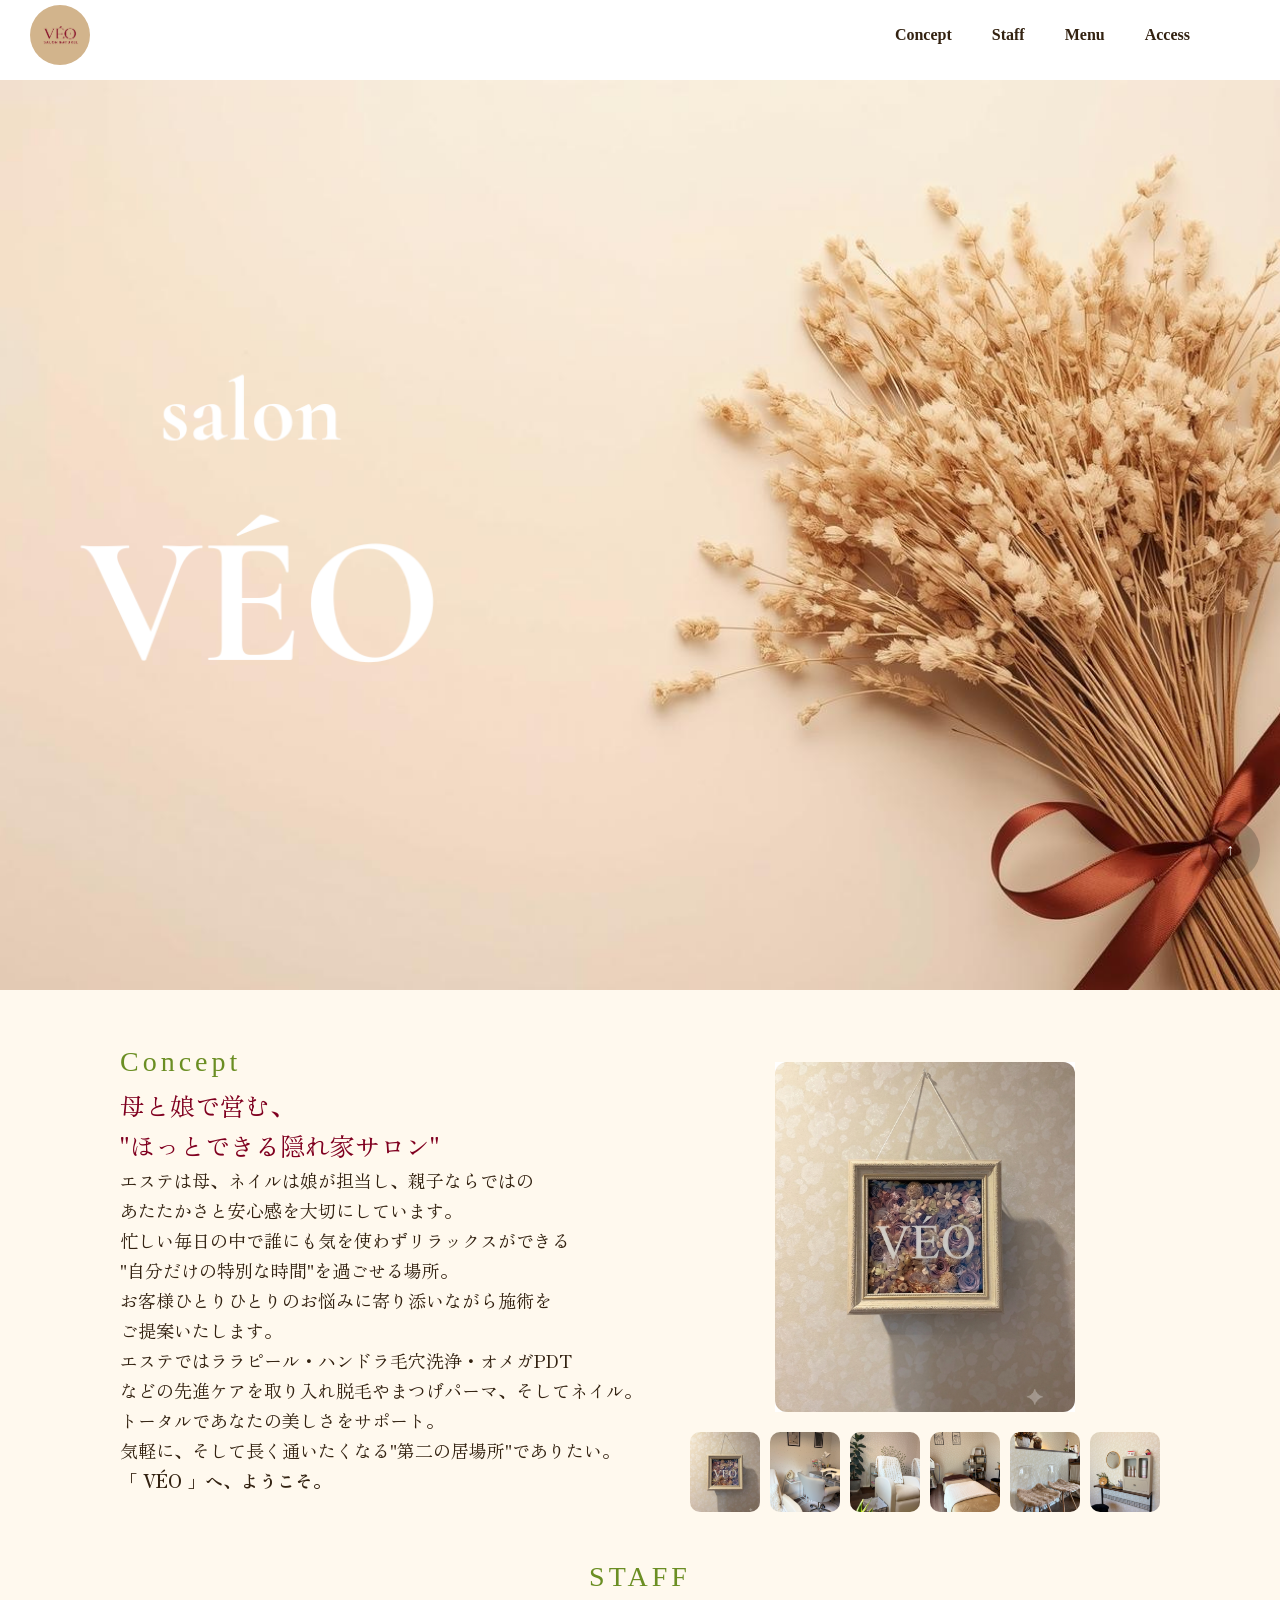
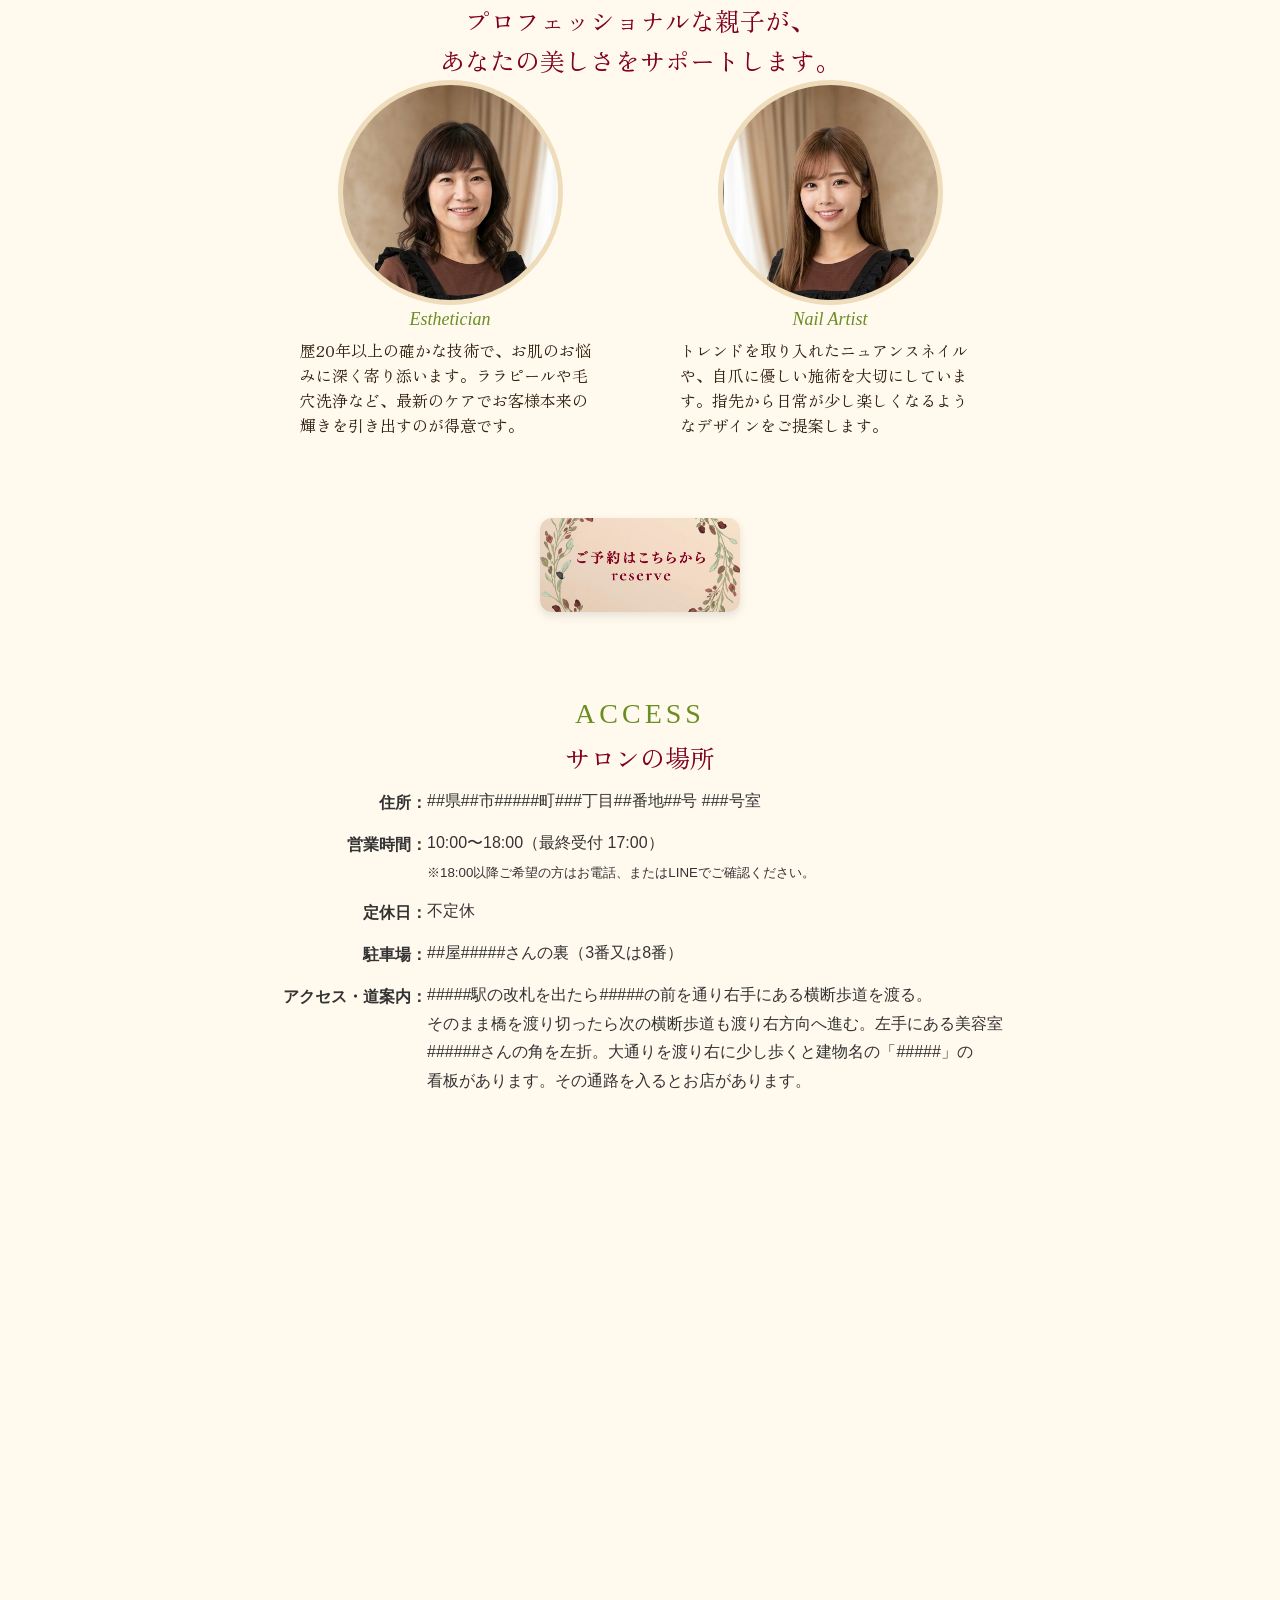
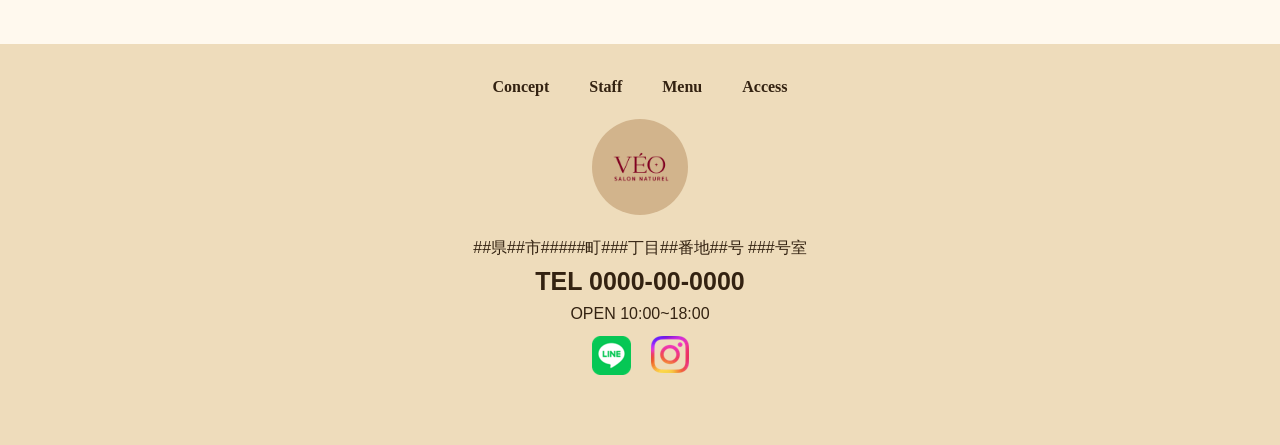
<file: index.html>
<!DOCTYPE html>
<html>
    <head>
        <meta charset="utf-8">
        <title>slon ÁZU｜瀬戸市のネイル＆エステ</title>
        <meta name="description" content="瀬戸市の親子で営むネイル＆エステサロン『サロンÁZU（アズ）』。完全予約制のアットホームな空間で、丁寧な定額ネイルと本格エステをお届けします。">
        <meta name="viewport" content="width=device-width, inital-scale=1">
        <link rel="stylesheet" href="css/style.css">
        <link rel="icon" href="img/favicon.png">
        <!-- ここからフォントのリンク -->
         <link rel="preconnect" href="https://fonts.googleapis.com">
         <link rel="preconnect" href="https://fonts.gstatic.com" crossorigin>
         <link href="https://fonts.googleapis.com/css2?family=Kiwi+Maru&family=M+PLUS+2:wght@100..900&display=swap" rel="stylesheet">
         <link rel="preconnect" href="https://fonts.googleapis.com">
         <link rel="preconnect" href="https://fonts.gstatic.com" crossorigin>
         <link href="https://fonts.googleapis.com/css2?family=Archivo+Black&family=Pacifico&display=swap" rel="stylesheet">
         <link rel="preconnect" href="https://fonts.googleapis.com">         
         <link rel="preconnect" href="https://fonts.gstatic.com" crossorigin>
         <link href="https://fonts.googleapis.com/css2?family=Zen+Kaku+Gothic+New&display=swap" rel="stylesheet">
         <link rel="preconnect" href="https://fonts.googleapis.com">
         <link rel="preconnect" href="https://fonts.gstatic.com" crossorigin>
         <link href="https://fonts.googleapis.com/css2?family=Zen+Old+Mincho&display=swap" rel="stylesheet">         

         <!-- ここまで -->
    </head>

<body>
    <header class="header">

    <!--ここからハンバーガーメニュー-->
    <div class="hamburger-menu">
        <input type="checkbox" id="menu-btn-check"  class="input-hidden">
        <label for="menu-btn-check" class="menu-btn">
        <span></span>
        </label>
    <!--ここからメニュー-->
      <div class="menu-content">
          <ul>
              <li><a href="#concept">Concept</a></li>
              <li><a href="#staff">Staff</a></li>   
              <li><a href="#">Menu</a></li>
              <li><a href="#access">Access</a></li>
          </ul>
      </div>
        <!--ここまでがメニュー-->
    </div>
    <!--ここまでハンバーガーメニュー-->    

    <div class="header-inner">
        <div class="header-logo2">
          <div class="header-logo">
              <a  href="index.html">
                <img src="img/logo.png" alt="aqarium">
              </a>
            <button class="toggle-menu-button"></button>
          </div>  
        </div>
        <div class="header-site-menu">
            <nav class="site-menu">
                <ul>
                    <li><a href="#concept">Concept</a></li>
                    <li><a href="#staff">Staff</a></li>   
                    <li><a href="#">Menu</a></li>
                    <li><a href="#access">Access</a></li>
                </ul>
            </nav>            
        </div>
    </div>     
</header>

<main class="main">
    <div class="first-view">
    
    </div>
<div class="lead-text">
    <div class="concept-inner">
        <div id="concept"class="pc-lead-text">
            <span class="concept-label">Concept</span>
            <h2 class="concept-title">母と娘で営む、<br>"ほっとできる隠れ家サロン"</h2>
            
            <p class="concept-body">
                エステは母、ネイルは娘が担当し、親子ならではの<br>
                あたたかさと安心感を大切にしています。<br>
                忙しい毎日の中で誰にも気を使わずリラックスができる<br>
                "自分だけの特別な時間"を過ごせる場所。<br>
                お客様ひとりひとりのお悩みに寄り添いながら施術を<br>
                ご提案いたします。<br>
                エステではララピール・ハンドラ毛穴洗浄・オメガPDT<br>
                などの先進ケアを取り入れ脱毛やまつげパーマ、そしてネイル。<br>
                トータルであなたの美しさをサポート。<br>
                気軽に、そして長く通いたくなる"第二の居場所"でありたい。<br>
                <strong>「 VÉO 」へ、ようこそ。</strong>
            </p>
        </div>
        <div class="photo-box">
             <div class="concept-image">
                 <img src="img/photo6.png" id="mainImg" alt="サロンの風景" onclick="nextImg()">
             </div>

             <div class="thumbnail-list">
                 <img src="img/photo6.png" alt="サロン6" onmouseover="changeImg(this.src)">
                 <img src="img/photo1.jpg" alt="サロン1" onmouseover="changeImg(this.src)">
                 <img src="img/photo2.jpg" alt="サロン2" onmouseover="changeImg(this.src)">
                 <img src="img/photo3.jpg" alt="サロン3" onmouseover="changeImg(this.src)">
                 <img src="img/photo4.jpg" alt="サロン4" onmouseover="changeImg(this.src)">
                 <img src="img/photo5.jpg" alt="サロン5" class="pc-only" onmouseover="changeImg(this.src)">
             </div>
        </div>
    </div>


</div>




<section id="staff" class="staff-section">
    <div class="staff-inner">
        <span class="concept-label">STAFF</span>
        <h2 class="concept-title">プロフェッショナルな親子が、<br>あなたの美しさをサポートします。</h2>

        <div class="staff-flex">
            <div class="staff-card">
                <div class="staff-image-1">
                    <img src="img/staff-mother.png" alt="エステ担当 お母さん">
                </div>
                <div class="staff-info">
                    <p class="staff-en-name">Esthetician</p>
                    <p class="staff-text">
                        歴20年以上の確かな技術で、お肌のお悩みに深く寄り添います。ララピールや毛穴洗浄など、最新のケアでお客様本来の輝きを引き出すのが得意です。
                    </p>
                </div>
            </div>

            <div class="staff-card">
                <div class="staff-image-2">
                    <img src="img/staff-daughter.png" alt="ネイル担当 娘さん">
                </div>
                <div class="staff-info">
                    <p class="staff-en-name">Nail Artist</p>
                    <p class="staff-text">
                        トレンドを取り入れたニュアンスネイルや、自爪に優しい施術を大切にしています。指先から日常が少し楽しくなるようなデザインをご提案します。
                    </p>
                </div>
            </div>
        </div>
    </div>
</section>
<div class="reserve-btn-area">
    <a class=menu href=""><img src="img/reserve.png"></a>
</div>

<section id="access" class="access-section">
    <div class="access-inner">
        <span class="concept-label">ACCESS</span>
        <h2 class="concept-title">サロンの場所</h2>
<div class="access-text">
    <div class="access-row">
        <strong class="row-label">住所：</strong>
        <span class="row-content">##県##市#####町###丁目##番地##号 ###号室</span>
    </div>
    
    <div class="access-row">
        <strong class="row-label">営業時間：</strong>
        <span class="row-content">
            10:00〜18:00（最終受付 17:00）<br>
            <small>※18:00以降ご希望の方はお電話、またはLINEでご確認ください。</small>
        </span>
    </div>

    <div class="access-row">
        <strong class="row-label">定休日：</strong>
        <span class="row-content">不定休</span>
    </div>

    <div class="access-row">
        <strong class="row-label">駐車場：</strong>
        <span class="row-content">##屋#####さんの裏（3番又は8番）</span>
    </div>

    <div class="access-row">
        <strong class="row-label">アクセス・道案内：</strong>
        <span class="row-content">
            #####駅の改札を出たら#####の前を通り右手にある横断歩道を渡る。<br>
            そのまま橋を渡り切ったら次の横断歩道も渡り右方向へ進む。左手にある美容室<br>
            ######さんの角を左折。大通りを渡り右に少し歩くと建物名の「#####」の<br>
            看板があります。その通路を入るとお店があります。
        </span>
    </div>
</div>
        
        <div class="map-container">
            <iframe src="https://www.google.com/maps/embed?pb=!1m16!1m12!1m3!1d3240.522029103488!2d139.68930612413666!3d35.68876937956262!2m3!1f0!2f0!3f0!3m2!1i1024!2i768!4f13.1!2m1!1z5p2x5Lqs6YO96YO95bqBIOWcsOWbsw!5e0!3m2!1sja!2sjp!4v1782711005686!5m2!1sja!2sjp" height="450" style="border:0;" allowfullscreen="" loading="lazy" referrerpolicy="strict-origin-when-cross-origin"></iframe>
        </div>
    </div>
</section>


  <footer class="footer">
    <nav class="site-menu">
        <ul>
            <li><a href="#concept">Concept</a></li>
            <li><a href="#staff">Staff</a></li>
            <li><a href="#">Menu</a></li>
            <li><a href="#access">Access</a></li>
        </ul>
    </nav>
         <a class="footer-logo">
             <img src="img/logo.png" alt="malta">
         </a>
                 <p class="footer-address">##県##市#####町###丁目##番地##号 ###号室</p>
                 <p class="footer-tel">TEL 0000-00-0000</p>
                 <p class="footer-time">OPEN 10:00~18:00</p>
             <ul class="sns">
                 <li><a href="#"><img src="img/LINE_Brand_icon.png"></a></li>
                 <li><a href="#"><img src="img/Instagram_Glyph_Gradient.png"></a></li>
             </ul>
        <div class="pagetop"><a href="#">↑</a></div> <!-- ページトップ -->
  </footer>

  <script>
document.querySelectorAll('.menu-content a').forEach(link => {
    link.addEventListener('click', () => {
        // チェックボックスのチェックを外す（＝メニューを閉じる）
        document.getElementById('menu-btn-check').checked = false;
    });
});
</script>

<script>
function changeImg(url) {
document.getElementById('mainImg').src = url;
}</script>

</body>
</html>
</file>
<file: css/style.css>
@charset "UTF-8";
/* CSS document */

*,
::before,
::after {
    padding: 0;
    margin: 0;
    box-sizing: border-box;
}

html {
    scroll-behavior: smooth;
    scroll-padding-top: 70px;
}

.first-view {
    height: calc(110vh - 80px);/* ヘッダー分を引く */
    margin-top: 80px; /* 固定ヘッダーの下に潜り込まないようにする */
    background-image: url("../img/1-pc.png");
    background-repeat: no-repeat;
    background-position: center center;
    background-size: cover;
    display: flex;
    align-items: center;
}

/* --- コンセプトエリア全体 --- */
.lead-text {
    margin: 25px 60px 0;         /* 外側の余白 */
    padding: 25px 60px 0;        /* 内側の余白 */
    border-radius: 24px;       /* 角の丸み */
    color: #332211;            /* 文字色（濃い茶色） */
}

/* 横並びのレイアウト */
.concept-inner {
    display: flex;
    align-items: center;       /* 上下中央揃え */
    justify-content: space-between;
    gap: 10px;                 /* テキストと画像の間隔 */
    max-width: 1250px;         /* 全体の最大幅 */
    margin: 0 auto;            /* 全体の中央寄せ */
}

/* 左側：テキストの箱 */
.pc-lead-text {
    width: 550px;              /* 幅を固定 */
    text-align: left;
}

/* --- 文字の細かい設定 --- */
.concept-label {
    font-family: "キウイ丸", serif;
    display: block;
    font-size: 28px;           /* CONCEPTという文字サイズ */
    letter-spacing: 4px;       /* 文字の間隔を広げてオシャレに */
    color: #6B8E23;            /* オリーブ色 */
}

.concept-title {
    font-family: "Zen Old Mincho", serif;
    font-size: 25px;           /* 見出しのサイズ */
    line-height: 40px;         /* 行間の高さ */
    font-weight: normal;
    color: #800020;            /* バーガンディ */
}

.concept-body {
    font-family: "Zen Old Mincho", serif;
    font-size: 18px;           /* 本文のサイズ */
    line-height: 30px;         /* 本文の行間（ゆったりめ） */
    margin-bottom: 40px;
    
}

.concept-brand {
    font-size: 28px;           /* 店名のサイズ */
    font-family: serif;
    color: #800020;            /* バーガンディ */
}

/* 右側：画像の箱 */
.concept-image {
    background-color: #ffffff; /* 画像がない時の仮の色 */
    overflow: hidden;
}
.concept-image img {
    width: 300px;
    height: 350px;
    object-fit: cover;         /* 画像が枠いっぱいに綺麗に収まる設定 */
    border-radius: 12px; 
}
.thumbnail-list{
    display: flex;         /* 横に並べる */
    justify-content: center; /* サムネイル自体も中央に寄せる */
    gap: 10px;
}
.thumbnail-list img{
    border-radius: 10px;       /* 角の丸み */
    width: 70px;
    height: 80px;
    object-fit: cover;
    cursor: pointer; 
}
.photo-box {
    display: flex;
    flex-direction: column; /* 縦に並べる（メイン画像の下にサムネイル） */
    align-items: center;    /* ★これが「センター（中央）揃え」の正体です */
    gap: 20px;              /* メイン画像とサムネイルの間の隙間 */
    width: auto; 
}

/* ボタンを中央に配置する入れ物 */
.reserve-btn-area {
    display: flex;
    justify-content: center; /* 【重要】中身を左右の中央に配置する */
    align-items: center;     /* 上下の中央に配置する */
    margin: 20px 0px;   /* 上下に40pxの余白を作る */
    width: 100%;
}

/* 予約画像の設定 */
.reserve-btn-area img {
    width: 200px;        /* 画像の横幅を小さく調整（お好みのサイズに変えてください） */
    height: auto;        /* 縦横比を維持 */
    
    /* 角を少し丸くする */
    border-radius: 12px; 
    

    /* 少し浮かせてオシャレに見せる（お好みで） */
    box-shadow: 0px 4px 10px rgba(0, 0, 0, 0.1);
    
    /* マウスを置いた時のアニメーション */
    transition: transform 0.3s ease;
}

/* マウスを置いた時に少し大きくする演出 */
.reserve-btn-area img:hover {
    transform: scale(1.05); /* 5%だけ大きくする */
    opacity: 0.8;           /* 少し透明にする */
}

/* スタッフセクション全体 */
.staff-section {
    background-color: #fff9ee; /* 背景は少し明るく */
    text-align: center;
}

.staff-inner {
    max-width: 1100px;
    margin: 0 auto;
    padding: 20px 20px 10px;
}

/* 横並びのレイアウト */
.staff-flex {
    display: flex;
    justify-content: center;
    gap: 80px; /* 二人の間の距離 */
}

/* 一人分のカード */
.staff-card {
    width: 300px;
}

/* 写真を丸く、または少しオシャレな角丸に */
.staff-image-1 {
    width: 225px;
    height: 225px;
    margin: 0 auto;
    border-radius: 150px; /* 正円にする */
    overflow: hidden;
    border: 5px solid #EEDCBB; /* ベージュの枠線で優しく */
}

.staff-image-2 {
    width: 225px;
    height: 225px;
    margin: 0 auto;
    border-radius: 150px; /* 正円にする */
    overflow: hidden;
    border: 5px solid #EEDCBB; /* ベージュの枠線で優しく */
}

.staff-image-1 img {
    width: 250px;
    height: 240px;
    object-fit: cover;
}

.staff-image-2 img {
    width: 250px;
    height: 240px;
    object-fit: cover;
}

/* 英語の役職名（Cormorant Garamond） */
.staff-en-name {
    font-family: 'Cormorant Garamond', serif;
    font-size: 18px;
    font-style: italic;
    color: #6B8E23; /* オリーブ色 */
    margin-bottom: 5px;
}

/* 自己紹介文 */
.staff-text {
    font-family: 'Zen Old Mincho', serif;
    font-size: 16px;
    line-height: 25px;
    color: #332211;
    text-align: left; /* 文章は左寄せが読みやすい */
    margin-bottom: 50px;
}

.access-inner{
    max-width: 1100px;
    margin: 0 auto;
    padding:60px 20px;
    text-align: center;
}


/* ここからリンクボタン */
.link-button-area {
    display: flex;
    justify-content: center;
    margin: 100px 0 25px 0;

}
.link-button {
    background-color: #00b7ff;
    display: inline-block;
    min-width: 175px;
    line-height: 60px;
    border-radius: 50px;
    font-family: "Kiwi Maru", serif;
    font-style: normal;
    font-size: 20px;
    text-align: center;
    color: #ffffff;
}


ul,
ol {
    list-style: none;
}

a {
    color: inherit;
    text-decoration: none;
}

body {
    font-family: sans-serif;
    font-size: 16px;
    color: #333;
    line-height: 1.6;
    background-color: #FFFFFF;
}

img {
    max-width: 100%;
    height: auto;
    display: block;
}

/* 料金表ここから */
table {
    border-collapse: collapse;
    width: 100%;
    table-layout: fixed;
    border-spacing: 0;
}

th {
    background-color: #33b1ff;
    text-align: center;
    height: 40px;
    color: #ffffff; 
}

th,td {
    border: solid 1px;
    text-align: center;
    padding: 10px;
}

/* ここまで表 */

.header {
    position: fixed;
    top: 0;
    left: 0;
    right: 0;
    /*background-color: #ffffff;　ナビゲーション白塗り*/
    backdrop-filter: blur(8px);/*ナビゲーション透明*/
    height: 70px;
    z-index: 100;
    box-shadow: 0 3px 6px rgba(255, 255, 255, 0.7);
}

.header-logo {
    height: 65px;
    width: 60px;
    margin-left: 30px;
    margin-top: 5px;
}
.header-logo2{
    display: flex;
    align-items: center;
    gap: 15px;
}
.header-logo img {
    border-radius: 50%;
}

.header-inner {
    max-width: 1310px;
    margin-left: auto;
    margin-right: auto;
    padding-left: 0px;
    padding-right: 40px;
    height: 100%;
    display: flex;
    justify-content: space-between;
    align-items: center;
}
.header-site-menu{
    margin-right: 30px;
    margin-top: 0px;
    display: block; /*【PC版の設定】PC用のナビゲーションを表示する*/
}
.toggle-menu-button {
    display: none;
}

.site-menu ul {
    display: flex;
}
.site-menu ul li {
    margin-left: 20px;
    margin-right: 20px;
}

.site-menu ul a {
    font-family: 'キウイ丸', serif;
    font-weight:  bold;
    color: #332211;
}

section .access-text {
    text-align: left;
    width: fit-content;  /* 中身の長さに合わせて幅を自動調整 */
    margin-left: auto;   /* 左の余白を自動（最大）に */
    margin-right: auto;  /* 右の余白を自動（最大）に */
    margin-bottom: 30px;
    line-height: 2;      /* 行間を広げるとさらに読みやすくなります */
}

.access-row {
    display: flex;       /* 横並びにする */
    align-items: flex-start; /* 上揃えにする */
    margin-top: 10px;    /* 上の行との隙間 */
}

.row-label {
    flex-shrink: 0;      /* 見出しが潰れないように固定 */
    width: 150px;            /* 「：」までの幅をここで固定！ */
    text-align: right;        /* ラベル内の文字を左寄せ */
    font-weight: bold;
}

.row-content {
    flex: 1;             /* 残りの幅をすべて使う */
    line-height: 1.8;    /* 行間を広げて読みやすく */
}

footer .sns {
    display: flex;
}

footer .sns img {
    margin: 10px;
}

.footer {
    color: #332211;
    background-color: #EEDCBB;
    padding-top: 30px;
    padding-bottom: 60px;
    display: flex;
    flex-direction: column;
    align-items: center;
}

.footer-logo {
    display: block;
    width: 120px;
    margin-top: 20px;
}

.footer-logo img {
    border-radius: 50%;
    width: 80%;
    margin-left: auto;
    margin-right: auto;
}

.footer-address {
    margin-top: 20px;
}

.footer-tel {
    font-size: 25px;
    font-weight: bold;
}

.main {
    background-color: #fff9ee;
}

.picture img {
    width: 200px;
    height: 200px;
    border-radius: 50%;
    object-fit: cover;
    transition: transform 0.3s ease, box-shadow 0.3s ease;
}
.picture img:hover {
    transform: scale(1.05);
    box-shadow: 0 0 10px #707070;
}

.picture {
    display: grid;/* 「同じ幅で3列作る」という指示 */
    grid-template-columns: repeat(3, 1fr); 
    gap: 30px;             /* 画像同士の隙間（縦横共通） */
    max-width: 700px;      /* 3枚並んだ時の全体の幅 */
    margin: 0 auto 60px;   /* 中央寄せ */
    justify-items: center; /* 中の画像を中央に寄せる */
}

.map-container iframe {
    width: 100% !important; /* 横幅を親要素（画面幅）いっぱいに自動伸縮させる */
    max-width: 1000px;       /* パソコンで見たときに大きくなりすぎない限界値 */
}

/* ぺージトップ */
.pagetop a {
    position: fixed;
    right: 20px;
    bottom: 20px;
    width: 60px;
    line-height: 60px;
    text-align: center;
    border-radius: 50%;
    background: rgba(0, 0, 0,.2);
    color: #fff;
    text-decoration: none;
    z-index: 1000;
}


/* ここからハンバーガーメニュー */
.menu-btn {
    position: fixed;
    top: 10px;
    right: 10px;
    display: flex;
    height: 60px;
    width: 60px;
    justify-content: center;
    align-items: center;
    z-index: 210;
    background-color: #EEDCBB;
}
.menu-btn span, .menu-btn span:before, .menu-btn span:after {
    content: '';
    display: block;
    height: 3px;
    width: 25px;
    border-radius: 3px;
    background-color: #800020;
    position: absolute;
}
.menu-btn span:before {
    bottom: 8px;
}
.menu-btn span:after {
    top: 8px
}
#menu-btn-check:checked ~ .menu-btn span {
    background-color: rgba(255,255,255,0);
}
#menu-btn-check:checked ~ .menu-btn span::before {
    bottom: 0;
    transform: rotate(45deg);
}
#menu-btn-check:checked ~ .menu-btn span::after {
    top:0;
    transform: rotate(-45deg);
}
#menu-btn-check {
    display: none;
}

.menu-content {
    width: 270px;
    height: 100vh;
    position: fixed;
    top: 0;
    right: -270px;         /* 幅と同じ分だけマイナスにして、右の外側に隠す */
    left: auto;            /* leftの設定を打ち消す */
    z-index: 200;
    background-color: #EEDCBB;
    transition: all 0.5s; /*ハンバーガーメニューのホバー*/
    box-shadow: -5px 0 15px rgba(0, 0, 0, 0.1);
}

.menu-content ul {
    padding: 70px 10px 0;
}
.menu-content ul li {
    border-bottom: solid 1px #ffffff;
    list-style: none;
}
.menu-content ul li a {
    display: block;
    width: 100%;
    font-size: 18px; 
    font-family: "'Cormorant Garamond'", serif; /* フォントを統一 */
    box-sizing: border-box;
    color: #332211;     /* 白(#ffffff)から濃い茶色に変更して視認性アップ */
    text-decoration: none;
    padding: 20px 15px; /* 余白を広げてタップしやすく */
    border-bottom: solid 1px rgba(255, 255, 255, 0.5); /* 線の色を微調整 */
}
.menu-content ul li a::before {
    content: "";
    width: 7px;
    height: 7px;
    border-top: solid 2px #ffffff;
    border-right: solid 2px #ffffff;
    transform: rotate(45deg);
    position: absolute;
    right: 11px;
    top: 16px;
}

#menu-btn-check:checked ~ .menu-content {
    right: 0;              /* 右端に引き出す */
    left: auto !important; /* 左側には絶対にくっつけない */
}
.hamburger-menu { /*【共通設定】まず、PCではハンバーガーメニューを「消して」おく */
    display: none;
}


/*========SP=========*/
@media (max-width: 1000px){
    .first-view {
    height: calc(96vh - 50px);
        background-image: url("../img/1-sp.png");
        /* background-position: 左右 上下; */
        background-position: 77% center;
    }    
}

@media (max-width: 800px){
   /* --- ヘッダー・メニューの切り替え --- */
    .header-site-menu {
        display: none; /* PC用のメニューを隠す */
    }
    .hamburger-menu {
        display: block; /* 隠していたハンバーガーメニューを表示 */
    }
    .map-container iframe {
        height: 300px;      /* スマホでの縦幅を450pxから300pxに縮めてすっきりさせる */
    } 

/* --- コンセプトエリア（縦並びに変更） --- */
    .concept-inner {
        flex-direction: column; /* 横並びから縦並びに */
        gap: 30px;
        padding: 0 10px;
    }

    .concept-body br {
        display: none; /* スマホの時は <br> による強制改行を無視する */ 
    }

    .concept-body {
        font-size: 16px;
    }

    .lead-text {
        margin: 20px 10px;
        padding: 40px 20px;
    }

    .pc-lead-text, .concept-image {
        width: 100%; /* 幅を画面いっぱいに */
        height: auto;
    }

    .concept-image img {
        width: 100%;
        height: 300px; /* スマホで見やすい高さに */
    }

    .concept-title {
        font-size: 18px; /* 文字を少し小さく */
        line-height: 1.5;
    }

  .pc-only {
        display: none;
    }
    
    /* --- スタッフセクション（縦並びに変更） --- */
    .staff-flex {
        flex-direction: column;
        align-items: center;
        gap: 0px;
    }

    .staff-card {
        width: 100%;
    }

    .staff-image-1, .staff-image-2 {
        width: 200px;
        height: 200px;
    }
    .staff-image-1 img, .staff-image-2 img {
        width: 200px;
        height: 200px;
    }

    .staff-image img {
    width: 200px;
    height: 200px;
    }

    .staff-inner {
    margin: 0 20px;
    }

    /* --- 画像タイル（3列から1列、または2列に） --- */
    .picture {
        grid-template-columns: repeat(2, 1fr); /* スマホは2列が見やすい */
        gap: 15px;
    }

    .access-row {
        display: block;  /* 縦並びに戻す */
    }
    .row-label {
        display: block;
        width: 100%;
        margin-bottom: 5px;
        text-align: left;
    }
    .row-content {
        font-size: 13px;
    }


    .pagetop a {
        display: none;
    }
    
    /* --- フッター --- */
    .footer-address, .footer-tel {
        font-size: 14px;
        padding: 0 10px;
    }

     .footer-logo img {
        width: 70%; 
     }
}
</file>
